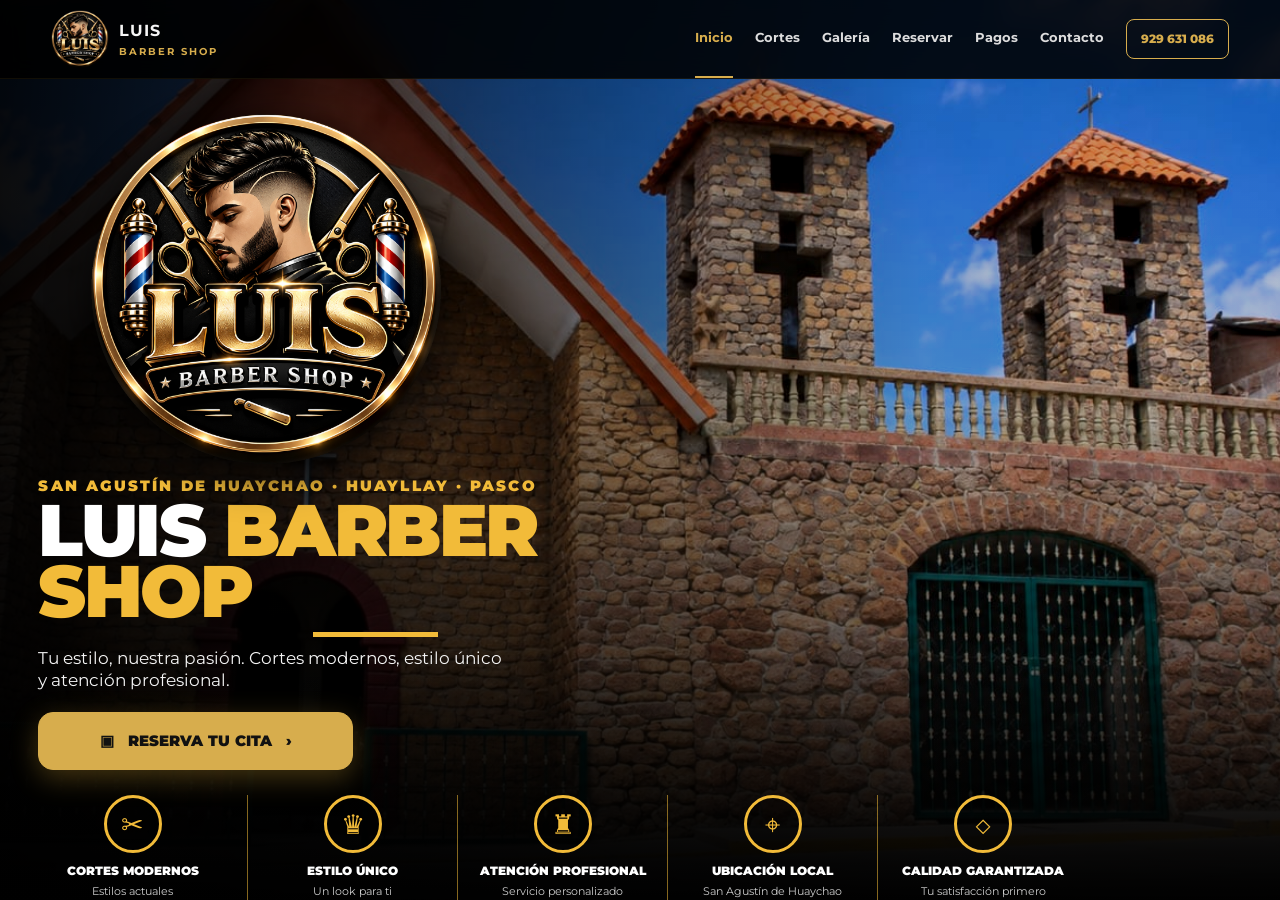
<file: index.html>
<!doctype html>
<html lang="es">
<head>
<meta charset="utf-8">
<meta name="viewport" content="width=device-width, initial-scale=1">
<title>LUIS BARBER SHOP | Inicio</title>
<link rel="stylesheet" href="css/estilos.css">
</head>
<body class="home-reference">
<header class="header">
  <div class="container nav">
    <a class="brand" href="index.html">
      <img src="img/logo-luis-transparente.png" alt="Logo LUIS BARBER SHOP">
      <b>LUIS<span>BARBER SHOP</span></b>
    </a>
    <button class="menu-btn" id="menuBtn">☰</button>
    <nav class="menu" id="menu">
      <a class="active" href="index.html">Inicio</a>
      <a href="cortes.html">Cortes</a>
      <a href="galeria.html">Galería</a>
      <a href="reservar.html">Reservar</a>
      <a href="pagos.html">Pagos</a>
      <a href="contacto.html">Contacto</a>
    </nav>
    <a class="phone" href="tel:929631086">929 631 086</a>
  </div>
</header>

<main class="home-page">
  <img class="home-background" src="img/huaychao.jpg" alt="San Agustín de Huaychao">
  <div class="home-shade"></div>
  <div class="home-bottom-shade"></div>

  <div class="container home-content">
    <div class="home-copy">
      <img class="home-logo" src="img/logo-luis-transparente.png" alt="LUIS BARBER SHOP">
      <div class="home-kicker">SAN AGUSTÍN DE HUAYCHAO · HUAYLLAY · PASCO</div>

      <h1 class="home-title">
        <span class="white">LUIS</span> <span>BARBER</span><br>
        <span>SHOP</span>
      </h1>

      <p class="home-tagline">
        Tu estilo, nuestra pasión. Cortes modernos, estilo único<br>
        y atención profesional.
      </p>

      <div class="home-actions">
        <a class="btn gold" href="reservar.html">▣ &nbsp; RESERVA TU CITA &nbsp; ›</a>
      </div>

      <div class="home-features">
        <div class="home-feature"><div class="feature-icon">✂</div><h3>CORTES MODERNOS</h3><p>Estilos actuales</p></div>
        <div class="home-feature"><div class="feature-icon">♛</div><h3>ESTILO ÚNICO</h3><p>Un look para ti</p></div>
        <div class="home-feature"><div class="feature-icon">♜</div><h3>ATENCIÓN PROFESIONAL</h3><p>Servicio personalizado</p></div>
        <div class="home-feature"><div class="feature-icon">⌖</div><h3>UBICACIÓN LOCAL</h3><p>San Agustín de Huaychao</p></div>
        <div class="home-feature"><div class="feature-icon">◇</div><h3>CALIDAD GARANTIZADA</h3><p>Tu satisfacción primero</p></div>
      </div>
    </div>
  </div>
</main>
<script src="js/script.js"></script>
</body>
</html>
</file>
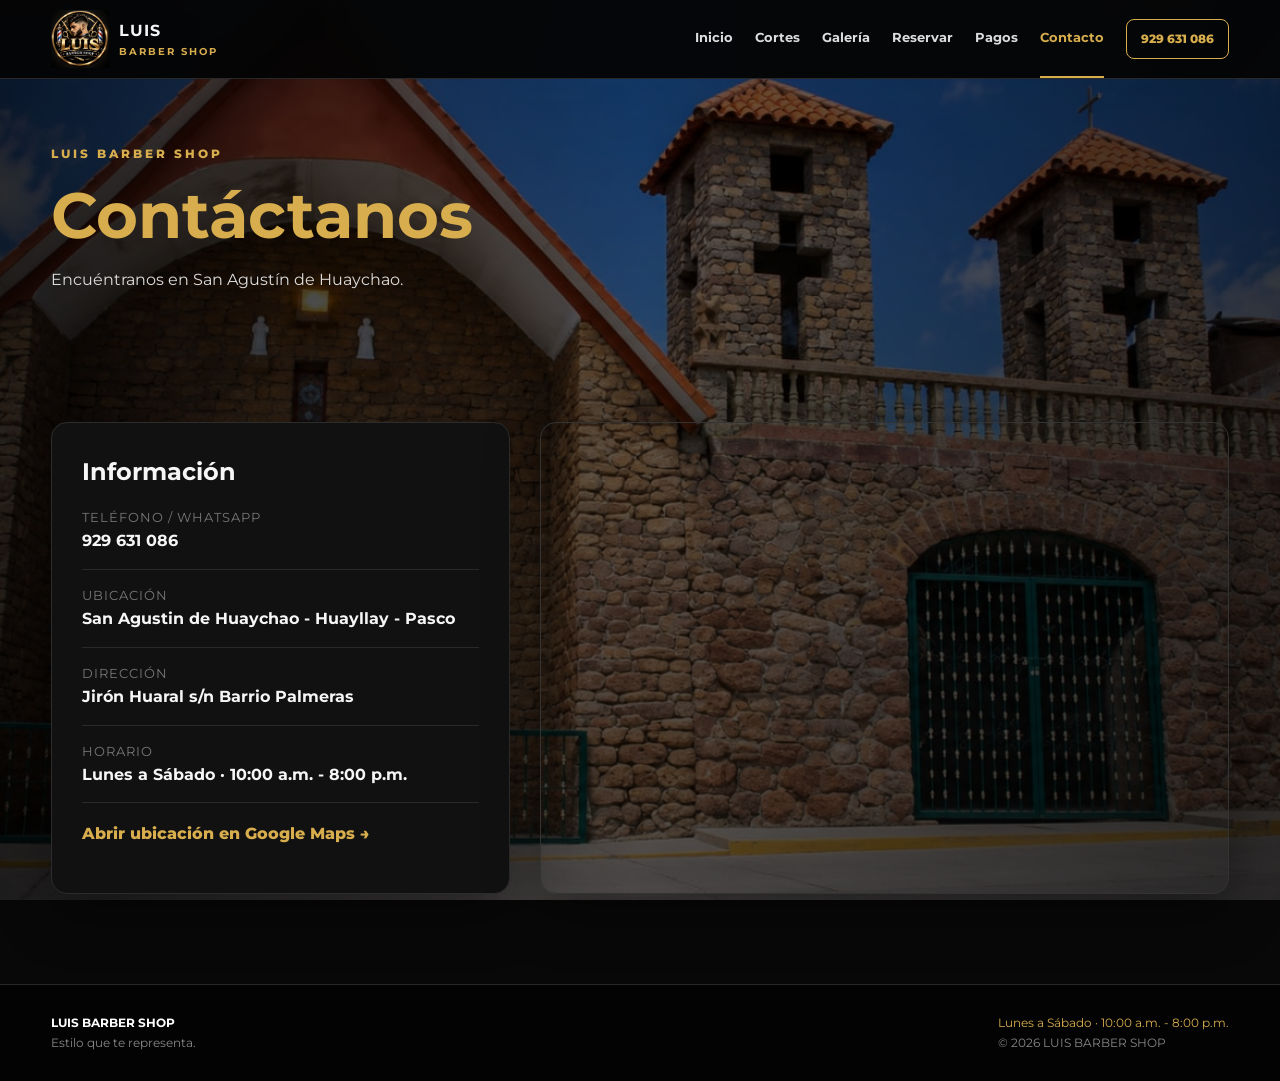
<file: contacto.html>
<!doctype html><html lang="es"><head><meta charset="utf-8"><meta name="viewport" content="width=device-width,initial-scale=1"><title>LUIS BARBER SHOP | Contacto</title><link rel="stylesheet" href="css/estilos.css"></head><body class="inner-page"><header class="header"><div class="container nav">
      <a class="brand" href="index.html"><img src="img/logo-luis.png" alt="Logo LUIS BARBER SHOP"><b>LUIS<span>BARBER SHOP</span></b></a>
      <button class="menu-btn" id="menuBtn">☰</button>
      <nav class="menu" id="menu">
        <a class="" href="index.html">Inicio</a>
        <a class="" href="cortes.html">Cortes</a>
        <a class="" href="galeria.html">Galería</a>
        <a class="" href="reservar.html">Reservar</a>
        <a class="" href="pagos.html">Pagos</a>
        <a class="active" href="contacto.html">Contacto</a>
      </nav>
      <a class="phone" href="tel:929631086">929 631 086</a>
    </div></header><main><section class="page-hero"><div class="container"><div class="tag">LUIS BARBER SHOP</div><h1>Contáctanos</h1><p>Encuéntranos en San Agustín de Huaychao.</p></div></section><section class="section"><div class="container contact-grid"><div class="contact-card"><h2>Información</h2><p><small>Teléfono / WhatsApp</small><b>929 631 086</b></p><p><small>Ubicación</small><b>San Agustin de Huaychao - Huayllay - Pasco</b></p><p><small>Dirección</small><b>Jirón Huaral s/n Barrio Palmeras</b></p><p><small>Horario</small><b>Lunes a Sábado · 10:00 a.m. - 8:00 p.m.</b></p><a class="map-link" target="_blank" rel="noopener" href="https://www.google.com/maps/search/?api=1&query=Jiron+Huaral+s%2Fn+Barrio+Palmeras%2C+San+Agustin+de+Huaychao%2C+Huayllay%2C+Pasco%2C+Peru">Abrir ubicación en Google Maps →</a></div><div class="map-wrap"><iframe class="map" title="Google Maps - LUIS BARBER SHOP" loading="lazy" src="https://www.google.com/maps?q=Jiron%20Huaral%20s%2Fn%20Barrio%20Palmeras%2C%20San%20Agustin%20de%20Huaychao%2C%20Huayllay%2C%20Pasco%2C%20Peru&output=embed"></iframe></div></div></section></main><footer class="footer"><div class="container footer-flex"><div><strong>LUIS BARBER SHOP</strong><br>Estilo que te representa.</div><div><span class="gold">Lunes a Sábado · 10:00 a.m. - 8:00 p.m.</span><br>© <span id="year"></span> LUIS BARBER SHOP</div></div></footer><script src="js/script.js"></script></body></html>
</file>
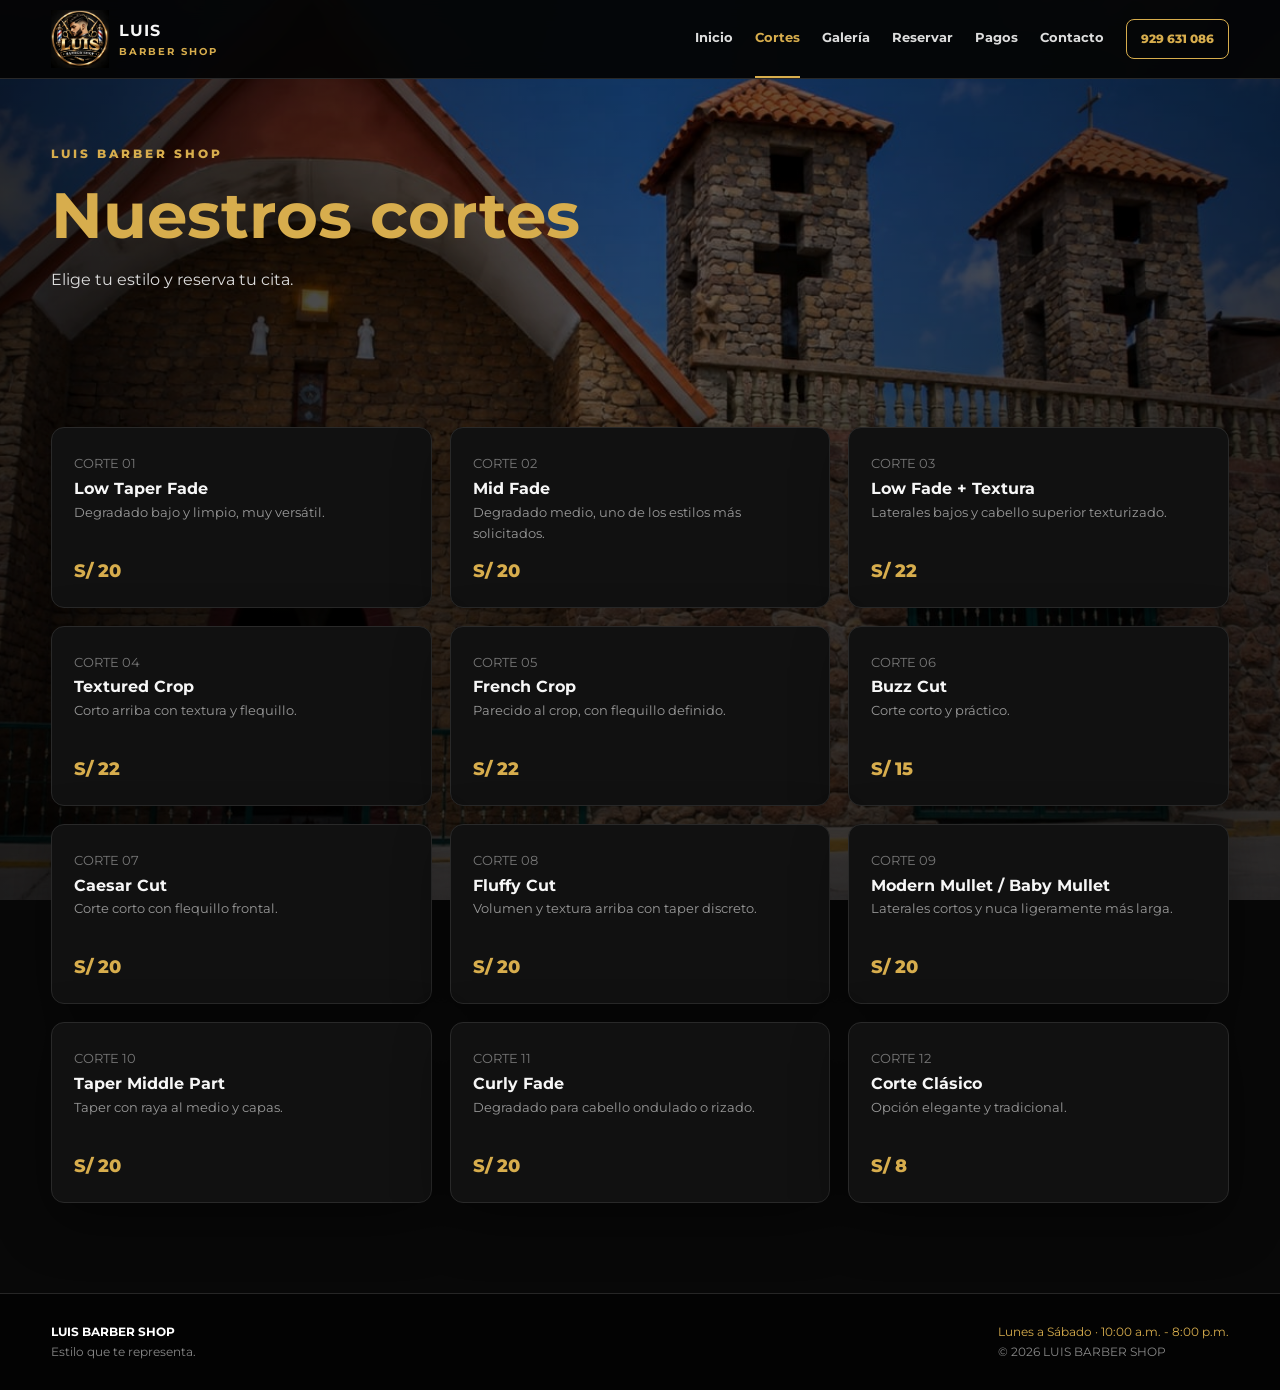
<file: cortes.html>
<!doctype html><html lang="es"><head><meta charset="utf-8"><meta name="viewport" content="width=device-width,initial-scale=1"><title>LUIS BARBER SHOP | Cortes</title><link rel="stylesheet" href="css/estilos.css"></head><body class="inner-page"><header class="header"><div class="container nav">
      <a class="brand" href="index.html"><img src="img/logo-luis.png" alt="Logo LUIS BARBER SHOP"><b>LUIS<span>BARBER SHOP</span></b></a>
      <button class="menu-btn" id="menuBtn">☰</button>
      <nav class="menu" id="menu">
        <a class="" href="index.html">Inicio</a>
        <a class="active" href="cortes.html">Cortes</a>
        <a class="" href="galeria.html">Galería</a>
        <a class="" href="reservar.html">Reservar</a>
        <a class="" href="pagos.html">Pagos</a>
        <a class="" href="contacto.html">Contacto</a>
      </nav>
      <a class="phone" href="tel:929631086">929 631 086</a>
    </div></header><main><section class="page-hero"><div class="container"><div class="tag">LUIS BARBER SHOP</div><h1>Nuestros cortes</h1><p>Elige tu estilo y reserva tu cita.</p></div></section><section class="section"><div class="container"><img class="cut-image" src="img/cortes-luis.png" alt="Catálogo de 12 cortes de LUIS BARBER SHOP"><div id="prices" class="prices"></div></div></section></main><footer class="footer"><div class="container footer-flex"><div><strong>LUIS BARBER SHOP</strong><br>Estilo que te representa.</div><div><span class="gold">Lunes a Sábado · 10:00 a.m. - 8:00 p.m.</span><br>© <span id="year"></span> LUIS BARBER SHOP</div></div></footer><script src="js/script.js"></script></body></html>
</file>
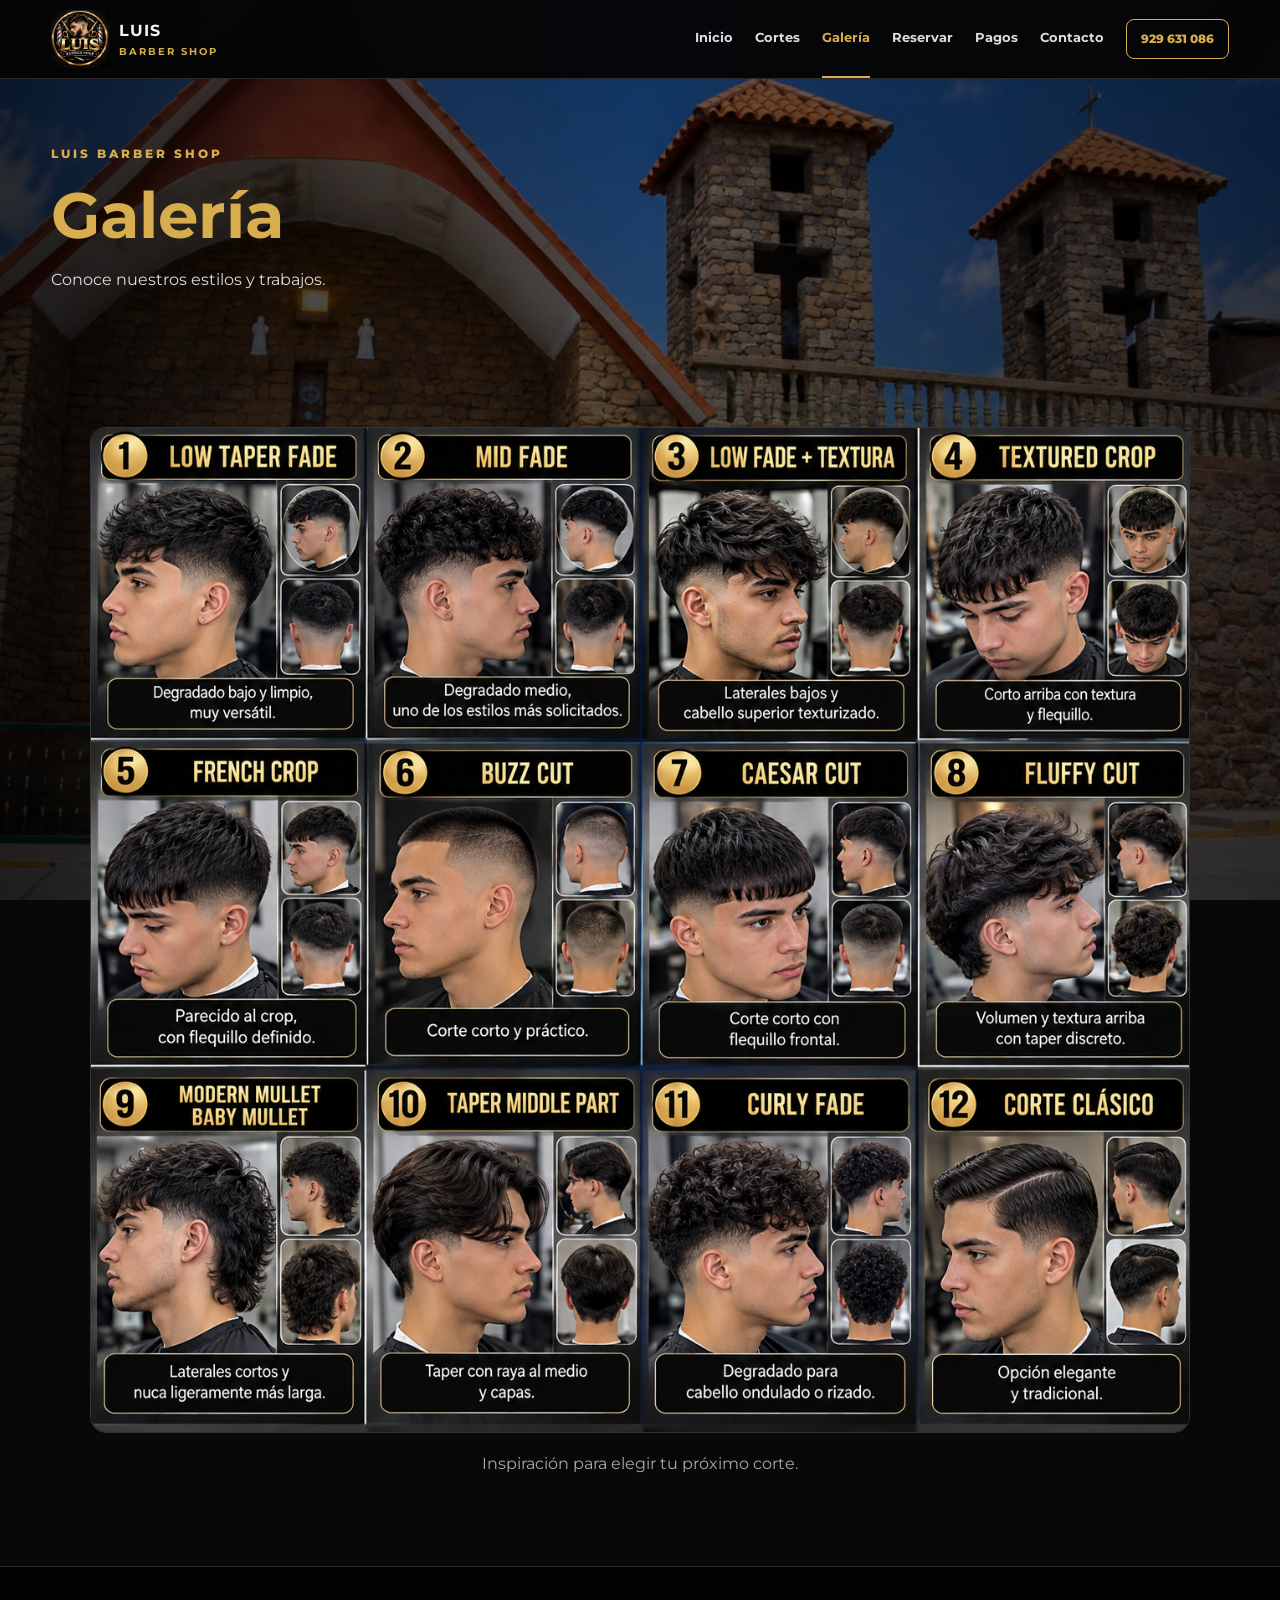
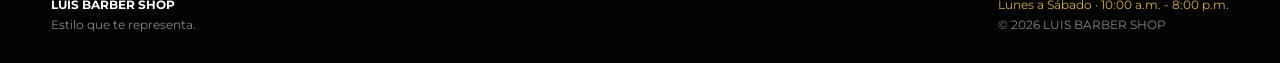
<file: galeria.html>
<!doctype html><html lang="es"><head><meta charset="utf-8"><meta name="viewport" content="width=device-width,initial-scale=1"><title>LUIS BARBER SHOP | Galería</title><link rel="stylesheet" href="css/estilos.css"></head><body class="inner-page"><header class="header"><div class="container nav">
      <a class="brand" href="index.html"><img src="img/logo-luis.png" alt="Logo LUIS BARBER SHOP"><b>LUIS<span>BARBER SHOP</span></b></a>
      <button class="menu-btn" id="menuBtn">☰</button>
      <nav class="menu" id="menu">
        <a class="" href="index.html">Inicio</a>
        <a class="" href="cortes.html">Cortes</a>
        <a class="active" href="galeria.html">Galería</a>
        <a class="" href="reservar.html">Reservar</a>
        <a class="" href="pagos.html">Pagos</a>
        <a class="" href="contacto.html">Contacto</a>
      </nav>
      <a class="phone" href="tel:929631086">929 631 086</a>
    </div></header><main><section class="page-hero"><div class="container"><div class="tag">LUIS BARBER SHOP</div><h1>Galería</h1><p>Conoce nuestros estilos y trabajos.</p></div></section><section class="section section-dark"><div class="container gallery-main"><img src="img/cortes-luis.png" alt="Galería de cortes"><p class="gallery-note">Inspiración para elegir tu próximo corte.</p></div></section></main><footer class="footer"><div class="container footer-flex"><div><strong>LUIS BARBER SHOP</strong><br>Estilo que te representa.</div><div><span class="gold">Lunes a Sábado · 10:00 a.m. - 8:00 p.m.</span><br>© <span id="year"></span> LUIS BARBER SHOP</div></div></footer><script src="js/script.js"></script></body></html>
</file>
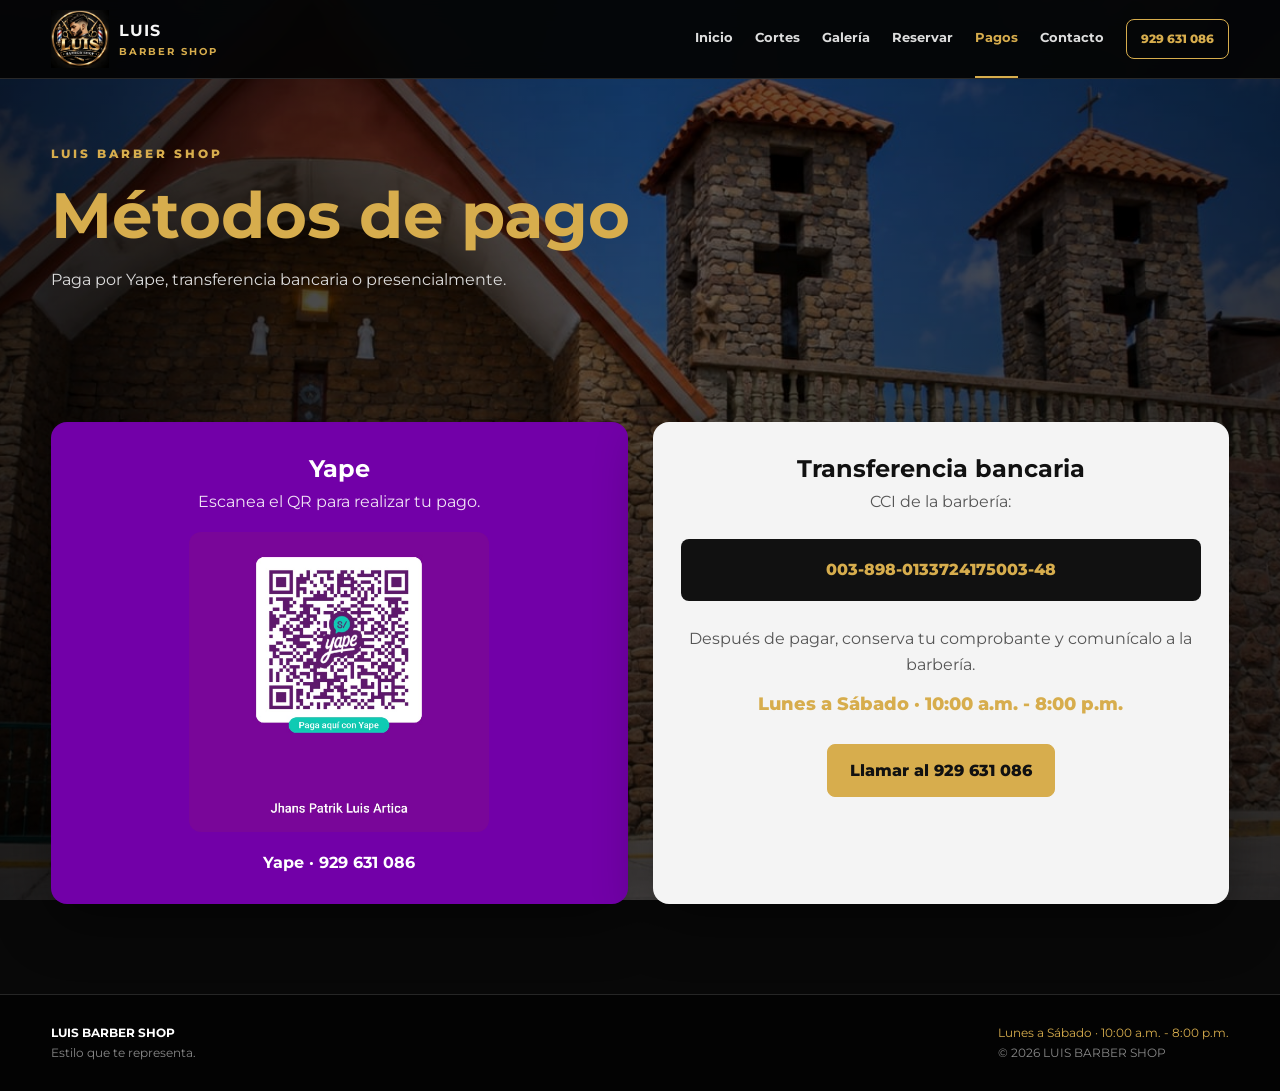
<file: pagos.html>
<!doctype html><html lang="es"><head><meta charset="utf-8"><meta name="viewport" content="width=device-width,initial-scale=1"><title>LUIS BARBER SHOP | Pagos</title><link rel="stylesheet" href="css/estilos.css"></head><body class="inner-page"><header class="header"><div class="container nav">
      <a class="brand" href="index.html"><img src="img/logo-luis.png" alt="Logo LUIS BARBER SHOP"><b>LUIS<span>BARBER SHOP</span></b></a>
      <button class="menu-btn" id="menuBtn">☰</button>
      <nav class="menu" id="menu">
        <a class="" href="index.html">Inicio</a>
        <a class="" href="cortes.html">Cortes</a>
        <a class="" href="galeria.html">Galería</a>
        <a class="" href="reservar.html">Reservar</a>
        <a class="active" href="pagos.html">Pagos</a>
        <a class="" href="contacto.html">Contacto</a>
      </nav>
      <a class="phone" href="tel:929631086">929 631 086</a>
    </div></header><main><section class="page-hero"><div class="container"><div class="tag">LUIS BARBER SHOP</div><h1>Métodos de pago</h1><p>Paga por Yape, transferencia bancaria o presencialmente.</p></div></section><section class="section"><div class="container payment-grid"><div class="payment yape"><h2>Yape</h2><p>Escanea el QR para realizar tu pago.</p><img src="img/qr-yape-recortado.png" alt="QR de Yape"><b>Yape · 929 631 086</b></div><div class="payment"><h2>Transferencia bancaria</h2><p>CCI de la barbería:</p><div class="cci">003-898-0133724175003-48</div><p>Después de pagar, conserva tu comprobante y comunícalo a la barbería.</p><h3 class="hours">Lunes a Sábado · 10:00 a.m. - 8:00 p.m.</h3><a class="btn gold" style="margin-top:25px" href="tel:929631086">Llamar al 929 631 086</a></div></div></section></main><footer class="footer"><div class="container footer-flex"><div><strong>LUIS BARBER SHOP</strong><br>Estilo que te representa.</div><div><span class="gold">Lunes a Sábado · 10:00 a.m. - 8:00 p.m.</span><br>© <span id="year"></span> LUIS BARBER SHOP</div></div></footer><script src="js/script.js"></script></body></html>
</file>
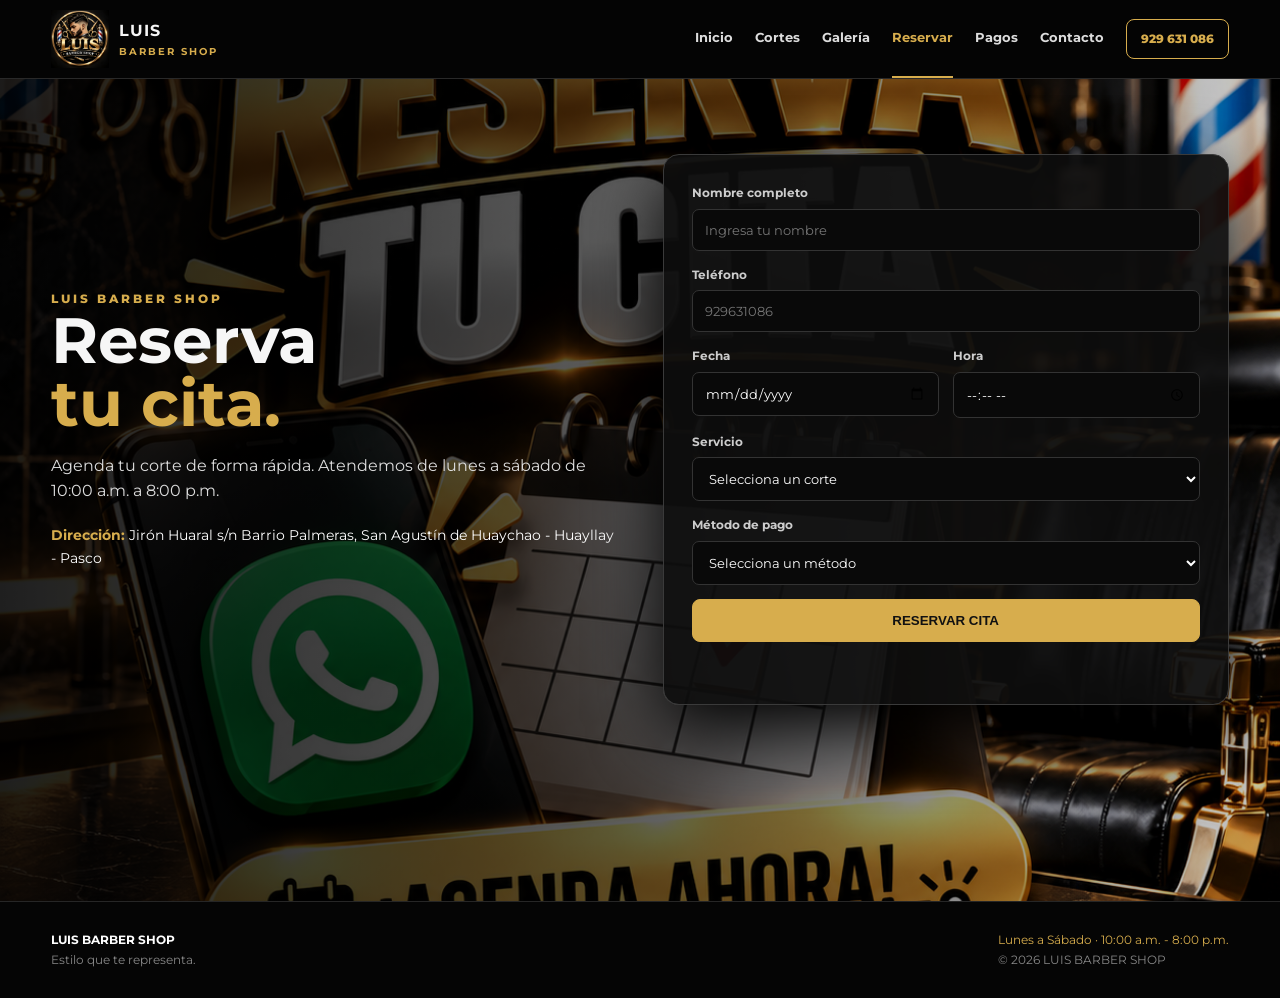
<file: reservar.html>
<!doctype html><html lang="es"><head><meta charset="utf-8"><meta name="viewport" content="width=device-width,initial-scale=1"><title>LUIS BARBER SHOP | Reservar</title><link rel="stylesheet" href="css/estilos.css"></head><body><header class="header"><div class="container nav">
      <a class="brand" href="index.html"><img src="img/logo-luis.png" alt="Logo LUIS BARBER SHOP"><b>LUIS<span>BARBER SHOP</span></b></a>
      <button class="menu-btn" id="menuBtn">☰</button>
      <nav class="menu" id="menu">
        <a class="" href="index.html">Inicio</a>
        <a class="" href="cortes.html">Cortes</a>
        <a class="" href="galeria.html">Galería</a>
        <a class="active" href="reservar.html">Reservar</a>
        <a class="" href="pagos.html">Pagos</a>
        <a class="" href="contacto.html">Contacto</a>
      </nav>
      <a class="phone" href="tel:929631086">929 631 086</a>
    </div></header><main class="reserve-page"><div class="container reserve-grid"><div class="reserve-copy"><div class="tag">LUIS BARBER SHOP</div><h1>Reserva<br><span>tu cita.</span></h1><p>Agenda tu corte de forma rápida. Atendemos de lunes a sábado de 10:00 a.m. a 8:00 p.m.</p><div class="location"><strong>Dirección:</strong> Jirón Huaral s/n Barrio Palmeras, San Agustín de Huaychao - Huayllay - Pasco</div></div><form id="bookingForm" class="form"><label>Nombre completo<input name="nombre" required placeholder="Ingresa tu nombre"></label><label>Teléfono<input name="telefono" required pattern="[0-9 ]{9,12}" placeholder="929631086"></label><div class="row"><label>Fecha<input id="fecha" name="fecha" type="date" required></label><label>Hora<input name="hora" type="time" required min="10:00" max="20:00"></label></div><label>Servicio<select id="servicio" name="servicio" required><option value="">Selecciona un corte</option></select></label><label>Método de pago<select name="metodo" required><option value="">Selecciona un método</option><option>Yape</option><option>Transferencia bancaria</option><option>Pago presencial</option></select></label><button class="btn gold full" type="submit">RESERVAR CITA</button><p id="message" class="message"></p></form></div></main><footer class="footer"><div class="container footer-flex"><div><strong>LUIS BARBER SHOP</strong><br>Estilo que te representa.</div><div><span class="gold">Lunes a Sábado · 10:00 a.m. - 8:00 p.m.</span><br>© <span id="year"></span> LUIS BARBER SHOP</div></div></footer><script src="js/script.js"></script></body></html>
</file>
<file: css/estilos.css>
@import url('https://fonts.googleapis.com/css2?family=Montserrat:wght@400;500;600;700;800&display=swap');
:root{--bg:#070707;--panel:#111;--panel2:#171717;--gold:#d7ad4d;--gold2:#f5d477;--text:#f6f6f6;--muted:#aaa;--line:#2b2b2b}
*{box-sizing:border-box;margin:0;padding:0}html{scroll-behavior:smooth}body{font-family:Montserrat,Arial,sans-serif;background:var(--bg);color:var(--text);line-height:1.6}a{text-decoration:none;color:inherit}
.container{width:min(1180px,92%);margin:auto}.header{position:sticky;top:0;z-index:100;background:rgba(5,5,5,.95);backdrop-filter:blur(12px);border-bottom:1px solid #292929}.nav{min-height:78px;display:flex;align-items:center;gap:22px}.brand{display:flex;align-items:center;gap:10px;margin-right:auto}.brand img{width:58px;height:58px;object-fit:contain}.brand b{font-size:1rem;letter-spacing:1px}.brand span{display:block;color:var(--gold);font-size:.65rem;letter-spacing:2px}.menu{display:flex;gap:22px;align-items:center}.menu a{font-size:.8rem;font-weight:700;color:#ddd;padding:28px 0;border-bottom:2px solid transparent}.menu a:hover,.menu a.active{color:var(--gold);border-color:var(--gold)}.phone{border:1px solid var(--gold);padding:9px 14px;border-radius:8px;color:var(--gold);font-weight:800;font-size:.78rem}.menu-btn{display:none;background:none;border:0;color:white;font-size:1.7rem}
.hero{min-height:calc(100vh - 78px);display:flex;align-items:center;position:relative;background:linear-gradient(90deg,rgba(0,0,0,.88),rgba(0,0,0,.45)),url('../img/huaychao.jpg') center/cover}.hero:after{content:"";position:absolute;inset:auto 0 0;height:180px;background:linear-gradient(transparent,var(--bg))}.hero-content{position:relative;z-index:2;max-width:780px;padding:90px 0}.logo-big{width:min(330px,65vw);margin-bottom:18px;filter:drop-shadow(0 10px 30px #000)}.tag{color:var(--gold);letter-spacing:3px;font-size:.78rem;font-weight:800}.hero h1{font-size:clamp(2.7rem,7vw,6rem);line-height:.98;margin:12px 0 20px}.hero h1 span{color:var(--gold)}.hero p{color:#ddd;max-width:700px}.location{margin-top:20px;color:#fff;font-size:.9rem}.location strong{color:var(--gold)}.actions{display:flex;gap:12px;flex-wrap:wrap;margin-top:30px}.btn{display:inline-flex;align-items:center;justify-content:center;padding:13px 22px;border-radius:8px;border:1px solid var(--gold);font-weight:800;cursor:pointer;transition:.25s}.btn.gold{background:var(--gold);color:#111}.btn.gold:hover{background:var(--gold2);transform:translateY(-2px)}.btn.outline{color:white}.btn.outline:hover{background:white;color:#111}.section{padding:90px 0}.section-dark{background:#0d0d0d}.section-title{text-align:center;font-size:clamp(2rem,4vw,3.2rem);line-height:1.1;margin:8px 0 12px}.section-sub{text-align:center;color:var(--muted);max-width:720px;margin:0 auto 38px}.two{display:grid;grid-template-columns:1fr 1fr;gap:45px;align-items:center}.card{background:linear-gradient(145deg,#171717,#0d0d0d);border:1px solid var(--line);border-radius:16px;padding:28px}.info-list{display:grid;gap:14px;margin-top:25px}.info-list div{padding:15px;border-left:3px solid var(--gold);background:#111}.info-list small{color:#888;display:block}.info-list b{font-size:.95rem}.image-card{width:100%;border-radius:16px;border:1px solid #333;display:block;box-shadow:0 20px 50px #000}
.page-hero{padding:70px 0;background:linear-gradient(90deg,rgba(0,0,0,.85),rgba(0,0,0,.35)),url('../img/huaychao.jpg') center/cover;border-bottom:1px solid #292929}.page-hero h1{font-size:clamp(2.3rem,5vw,4rem);color:var(--gold)}.page-hero p{color:#ddd}
.cut-image{max-width:100%;width:100%;border-radius:14px;border:1px solid #333;display:block}.cut-note{margin-top:18px;color:#aaa;font-size:.9rem}
.prices{display:grid;grid-template-columns:repeat(3,1fr);gap:18px;margin-top:35px}.price-card{background:#111;border:1px solid #292929;border-radius:13px;padding:22px}.price-card h3{font-size:1rem}.price-card p{color:#999;font-size:.82rem;min-height:45px}.price{color:var(--gold);font-weight:800;font-size:1.1rem;margin-top:10px;display:block}
.gallery-main{max-width:1100px;margin:30px auto 0}.gallery-main img{width:100%;display:block;border-radius:16px;border:1px solid #333}.gallery-note{text-align:center;color:#aaa;margin-top:18px}
.reserve-page{min-height:calc(100vh - 78px);background:linear-gradient(90deg,rgba(0,0,0,.88) 0%,rgba(0,0,0,.62) 52%,rgba(0,0,0,.2)),url('../img/reserva.jpg') center/cover;padding:75px 0}.reserve-grid{display:grid;grid-template-columns:1fr 1fr;gap:45px;align-items:center}.reserve-copy h1{font-size:clamp(2.5rem,5vw,4.6rem);line-height:.98}.reserve-copy h1 span{color:var(--gold)}.reserve-copy p{color:#ddd;margin-top:18px;max-width:600px}.form{background:rgba(13,13,13,.93);border:1px solid #3a3a3a;border-radius:16px;padding:28px;box-shadow:0 25px 70px #000}.form label{display:block;color:#ccc;font-size:.76rem;font-weight:700;margin-bottom:14px}.form input,.form select{width:100%;margin-top:6px;padding:12px;background:#090909;border:1px solid #333;border-radius:7px;color:#fff;font-family:inherit}.row{display:grid;grid-template-columns:1fr 1fr;gap:14px}.form .full{width:100%}.message{text-align:center;min-height:22px;margin-top:12px;color:var(--gold);font-size:.8rem}
.payment-grid{display:grid;grid-template-columns:1fr 1fr;gap:25px;align-items:stretch}.payment{background:#f4f4f4;color:#111;border-radius:16px;padding:28px;text-align:center}.payment.yape{background:#7200a8;color:white}.payment p{color:#555}.payment.yape p{color:#f0e2f6}.payment img{width:min(300px,90%);height:300px;object-fit:cover;background:white;border-radius:12px;margin:18px auto;display:block}.cci{background:#111;color:var(--gold);font-weight:800;padding:18px;border-radius:8px;margin:25px 0;word-break:break-all}.hours{font-size:1.15rem;font-weight:800;color:var(--gold);margin-top:12px}
.contact-grid{display:grid;grid-template-columns:.8fr 1.2fr;gap:30px;align-items:stretch}.contact-card{background:#111;border:1px solid #2c2c2c;border-radius:16px;padding:30px}.contact-card p{padding:15px 0;border-bottom:1px solid #292929}.contact-card p:last-child{border:0}.contact-card small{display:block;color:#777;text-transform:uppercase;letter-spacing:1px}.map{border:0;width:100%;min-height:470px;border-radius:16px;display:block}.map-wrap{overflow:hidden;border-radius:16px;border:1px solid #333}.map-link{display:inline-block;margin-top:18px;color:var(--gold);font-weight:800}
.footer{padding:28px 0;border-top:1px solid #262626;background:#050505}.footer-flex{display:flex;justify-content:space-between;gap:20px;color:#888;font-size:.78rem}.footer strong{color:white}.footer .gold{color:var(--gold)}
@media(max-width:950px){.menu{display:none;position:absolute;top:78px;left:0;right:0;background:#080808;flex-direction:column;padding:18px 5%;border-bottom:1px solid #292929;align-items:stretch}.menu.show{display:flex}.menu a{padding:10px 0}.phone{display:none}.menu-btn{display:block}.reserve-grid,.two,.contact-grid{grid-template-columns:1fr}.prices{grid-template-columns:repeat(2,1fr)}.payment-grid{grid-template-columns:1fr}}
@media(max-width:560px){.nav{min-height:70px}.brand img{width:50px;height:50px}.section{padding:65px 0}.prices{grid-template-columns:1fr}.row{grid-template-columns:1fr}.hero{min-height:calc(100vh - 70px)}.hero-content{padding:65px 0}.gallery-main img{min-height:250px;object-fit:cover}.map{min-height:360px}}

/* =========================================================
   FONDO ÚNICO A PANTALLA COMPLETA
   Cortes · Galería · Pagos · Contacto
   ========================================================= */
body.inner-page{
  position:relative;
  min-height:100vh;
  background:#080808;
}
body.inner-page::before{
  content:"";
  position:fixed;
  inset:0;
  z-index:-2;
  background:
    linear-gradient(90deg,rgba(0,0,0,.78),rgba(0,0,0,.48),rgba(0,0,0,.70)),
    url('../img/huaychao.jpg') center center / cover no-repeat;
}
body.inner-page::after{
  content:"";
  position:fixed;
  inset:0;
  z-index:-1;
  background:linear-gradient(180deg,rgba(0,0,0,.12),rgba(0,0,0,.35));
  pointer-events:none;
}
.inner-page .page-hero{
  background:transparent;
  border-bottom:0;
  padding:65px 0 35px;
}
.inner-page .section,
.inner-page .section-dark{
  background:transparent;
}
.inner-page .footer{
  background:rgba(4,4,4,.90);
  backdrop-filter:blur(5px);
}
.inner-page .prices{
  margin-top:10px;
}
.inner-page .cut-image{
  display:none;
}
.inner-page .gallery-main{
  margin-top:10px;
}
.inner-page .gallery-main img{
  background:rgba(0,0,0,.25);
}
.inner-page .payment-grid,
.inner-page .contact-grid{
  margin-top:5px;
}
.inner-page .payment,
.inner-page .contact-card,
.inner-page .map-wrap,
.inner-page .price-card{
  box-shadow:0 18px 55px rgba(0,0,0,.45);
}
@media(max-width:700px){
  body.inner-page::before{
    background-position:center center;
  }
}

/* =========================================================
   INICIO - DISEÑO SEGÚN LA REFERENCIA FINAL
   Solo afecta index.html
   ========================================================= */
body.home-reference{
  background:#050505;
  overflow-x:hidden;
}
.home-reference .header{
  position:absolute;
  top:0;
  left:0;
  right:0;
  z-index:20;
  background:rgba(0,0,0,.88);
  border-bottom:1px solid rgba(230,180,55,.08);
}
.home-reference .home-page{
  min-height:100vh;
  height:100vh;
  position:relative;
  overflow:hidden;
}
.home-reference .home-background{
  position:absolute;
  inset:0;
  width:100%;
  height:100%;
  object-fit:cover;
  object-position:center center;
  filter:saturate(1.10) contrast(1.05);
}
.home-reference .home-shade{
  position:absolute;
  inset:0;
  background:
    linear-gradient(90deg,
      rgba(0,0,0,.92) 0%,
      rgba(0,0,0,.72) 23%,
      rgba(0,0,0,.34) 45%,
      rgba(0,0,0,.05) 72%,
      rgba(0,0,0,.08) 100%),
    linear-gradient(0deg,rgba(0,0,0,.76),transparent 45%);
}
.home-reference .home-bottom-shade{
  position:absolute;
  left:0;
  right:0;
  bottom:0;
  height:250px;
  background:linear-gradient(transparent,rgba(0,0,0,.94));
}
.home-reference .home-content{
  position:relative;
  z-index:3;
  width:min(1540px,94%);
  height:100%;
  min-height:100vh;
  margin:auto;
  padding-top:110px;
  display:flex;
  align-items:flex-start;
}
.home-reference .home-copy{
  width:650px;
  max-width:52%;
  margin-left:0;
  padding-top:10px;
}
.home-reference .home-logo{
  width:350px;
  max-width:100%;
  display:block;
  margin:0 0 8px 65px;
  filter:drop-shadow(0 8px 15px rgba(0,0,0,.85));
}
.home-reference .home-kicker{
  margin-left:0;
  color:#fff;
  font-size:16px;
  font-weight:800;
  letter-spacing:1.2px;
}
.home-reference .home-kicker:before{
  color:#f5bc35;
}
.home-reference .home-title{
  margin:5px 0 12px;
  font-size:clamp(58px,5.3vw,88px);
  line-height:.86;
  font-weight:950;
  letter-spacing:-2px;
  text-transform:uppercase;
}
.home-reference .home-title span{
  color:#f2bb39;
}
.home-reference .home-title:after{
  width:120px;
  height:5px;
  margin:8px 0 0 265px;
  background:#f2bb39;
}
.home-reference .home-tagline{
  margin:0;
  max-width:560px;
  font-size:17px;
  line-height:1.4;
  color:#f2f2f2;
}
.home-reference .home-actions{
  margin-top:22px;
}
.home-reference .home-actions .btn{
  width:315px;
  min-height:58px;
  border-radius:15px;
  font-size:15px;
  font-weight:900;
  box-shadow:0 8px 30px rgba(242,187,57,.28);
}
.home-reference .home-features{
  margin-top:27px;
  display:flex;
  width:980px;
  max-width:95vw;
  gap:0;
}
.home-reference .home-feature{
  flex:1;
  min-width:0;
  padding:0 27px;
  text-align:center;
  border-right:1px solid rgba(240,190,60,.65);
}
.home-reference .home-feature:first-child{padding-left:0}
.home-reference .home-feature:last-child{border-right:0}
.home-reference .home-feature .feature-icon{
  width:58px;
  height:58px;
  margin:auto;
  border:3px solid #f2bb39;
  border-radius:50%;
  display:grid;
  place-items:center;
  color:#f2bb39;
  font-size:28px;
  background:rgba(0,0,0,.2);
}
.home-reference .home-feature h3{
  margin:9px 0 3px;
  color:#fff;
  font-size:13px;
  font-weight:900;
}
.home-reference .home-feature p{
  margin:0;
  color:#ddd;
  font-size:12px;
}
.home-reference .footer{
  display:none;
}
@media(max-width:1000px){
  .home-reference .home-logo{margin-left:0;width:290px}
  .home-reference .home-copy{max-width:65%}
  .home-reference .home-features{width:760px}
}
@media(max-width:700px){
  .home-reference .home-page{height:auto;min-height:900px}
  .home-reference .home-content{min-height:900px;padding-top:95px}
  .home-reference .home-copy{max-width:100%;width:100%}
  .home-reference .home-logo{width:230px}
  .home-reference .home-title{font-size:48px}
  .home-reference .home-kicker{font-size:11px}
  .home-reference .home-tagline{font-size:13px}
  .home-reference .home-actions .btn{width:260px}
  .home-reference .home-features{width:100%;flex-wrap:wrap}
  .home-reference .home-feature{flex:1 1 30%;padding:10px}
  .home-reference .home-background{object-position:62% center}
}

/* INICIO ORDENADO - AJUSTE FINAL */
body.home-reference .home-content{width:min(1600px,92%);padding-top:108px;padding-bottom:34px;align-items:flex-start}
body.home-reference .home-copy{width:690px;max-width:54%;padding-top:0}
body.home-reference .home-logo{width:330px;margin:0 0 8px 55px}
body.home-reference .home-kicker{margin:0 0 4px;font-size:15px;line-height:1.2}
body.home-reference .home-title{margin:2px 0 12px;font-size:clamp(58px,5.15vw,86px);line-height:.83}
body.home-reference .home-title:after{margin-top:9px;margin-left:265px}
body.home-reference .home-tagline{margin:0;font-size:16px;line-height:1.35}
body.home-reference .home-actions{margin-top:20px}
body.home-reference .home-actions .btn{display:flex;align-items:center;justify-content:center;gap:8px;width:315px;height:57px;padding:0 20px}
body.home-reference .home-features{margin-top:27px;width:min(1030px,94vw);display:grid;grid-template-columns:repeat(5,1fr);gap:0;align-items:start}
body.home-reference .home-feature{min-height:96px;padding:0 22px;border-right:1px solid rgba(242,187,57,.65);display:flex;flex-direction:column;align-items:center}
body.home-reference .home-feature:first-child{padding-left:0}
body.home-reference .home-feature:last-child{border-right:0}
body.home-reference .home-feature .feature-icon{width:58px;height:58px;flex:0 0 58px}
body.home-reference .home-feature h3{margin:9px 0 2px;font-size:12px;white-space:nowrap}
body.home-reference .home-feature p{font-size:11px;white-space:nowrap}
body.home-reference .home-background{object-position:center center}
@media(max-width:1050px){body.home-reference .home-copy{max-width:65%}body.home-reference .home-features{grid-template-columns:repeat(5,minmax(110px,1fr));width:850px}}
@media(max-width:760px){body.home-reference .home-content{width:90%;padding-top:92px}body.home-reference .home-copy{width:100%;max-width:100%}body.home-reference .home-logo{width:230px;margin-left:0}body.home-reference .home-title{font-size:48px}body.home-reference .home-title:after{margin-left:145px;width:85px}body.home-reference .home-tagline{font-size:13px}body.home-reference .home-features{width:100%;grid-template-columns:repeat(3,1fr);row-gap:14px}body.home-reference .home-feature{padding:0 8px}body.home-reference .home-feature h3,body.home-reference .home-feature p{white-space:normal;text-align:center}}

/* INICIO FINAL CORREGIDO */
body.home-reference .header{position:absolute;top:0;left:0;right:0;z-index:20;background:rgba(0,0,0,.88)}
body.home-reference .home-page{min-height:100vh;height:100vh;overflow:hidden}
body.home-reference .home-background{object-position:center center;filter:saturate(1.08) contrast(1.04)}
body.home-reference .home-shade{
  background:linear-gradient(90deg,rgba(0,0,0,.94) 0%,rgba(0,0,0,.82) 18%,rgba(0,0,0,.48) 42%,rgba(0,0,0,.10) 72%,rgba(0,0,0,.08) 100%),
             linear-gradient(0deg,rgba(0,0,0,.90),rgba(0,0,0,.12) 55%);
}
body.home-reference .home-content{
  width:min(1580px,94%);min-height:100vh;padding-top:105px;padding-bottom:28px;align-items:flex-start;
}
body.home-reference .home-copy{width:1080px;max-width:100%;padding-top:4px}
body.home-reference .home-logo{width:360px;height:auto;margin:0 0 8px 48px;filter:drop-shadow(0 12px 20px rgba(0,0,0,.8))}
body.home-reference .home-kicker{margin:0 0 4px;color:#f2bb39;font-size:15px;font-weight:900;letter-spacing:2.1px}
body.home-reference .home-title{margin:0 0 10px;font-size:clamp(60px,5.7vw,88px);line-height:.84;letter-spacing:-2.5px;font-weight:950}
body.home-reference .home-title .white{color:#fff}
body.home-reference .home-title span{color:#f2bb39}
body.home-reference .home-title:after{content:"";display:block;width:125px;height:5px;margin:10px 0 0 275px;background:#f2bb39}
body.home-reference .home-tagline{max-width:640px;margin:0;color:#f4f4f4;font-size:17px;line-height:1.35}
body.home-reference .home-actions{margin-top:20px}
body.home-reference .home-actions .btn{width:315px;height:58px;padding:0 20px;border-radius:15px;font-size:15px;box-shadow:0 8px 28px rgba(242,187,57,.28)}
body.home-reference .home-features{width:1050px;max-width:100%;margin-top:25px;display:grid;grid-template-columns:repeat(5,1fr)}
body.home-reference .home-feature{min-height:100px;padding:0 20px;border-right:1px solid rgba(242,187,57,.55);text-align:center;display:flex;flex-direction:column;align-items:center}
body.home-reference .home-feature:first-child{padding-left:0}
body.home-reference .home-feature:last-child{border-right:0}
body.home-reference .home-feature .feature-icon{width:58px;height:58px;border:3px solid #f2bb39;border-radius:50%;display:grid;place-items:center;color:#f2bb39;background:rgba(0,0,0,.28);font-size:27px}
body.home-reference .home-feature h3{margin:8px 0 2px;color:#fff;font-size:12px;white-space:nowrap}
body.home-reference .home-feature p{margin:0;color:#ccc;font-size:11px;white-space:nowrap}
@media(max-width:650px){
 body.home-reference .home-page{height:auto;min-height:100vh}
 body.home-reference .home-content{min-height:100vh;padding-top:92px}
 body.home-reference .home-logo{width:235px;margin-left:0}
 body.home-reference .home-kicker{font-size:10px;letter-spacing:1.2px}
 body.home-reference .home-title{font-size:45px}
 body.home-reference .home-title:after{margin-left:145px;width:80px}
 body.home-reference .home-tagline{font-size:13px}
 body.home-reference .home-features{width:100%;grid-template-columns:repeat(2,1fr);row-gap:12px}
 body.home-reference .home-feature{padding:8px 5px;border-right:0}
 body.home-reference .home-feature h3,body.home-reference .home-feature p{white-space:normal}
}
</file>
